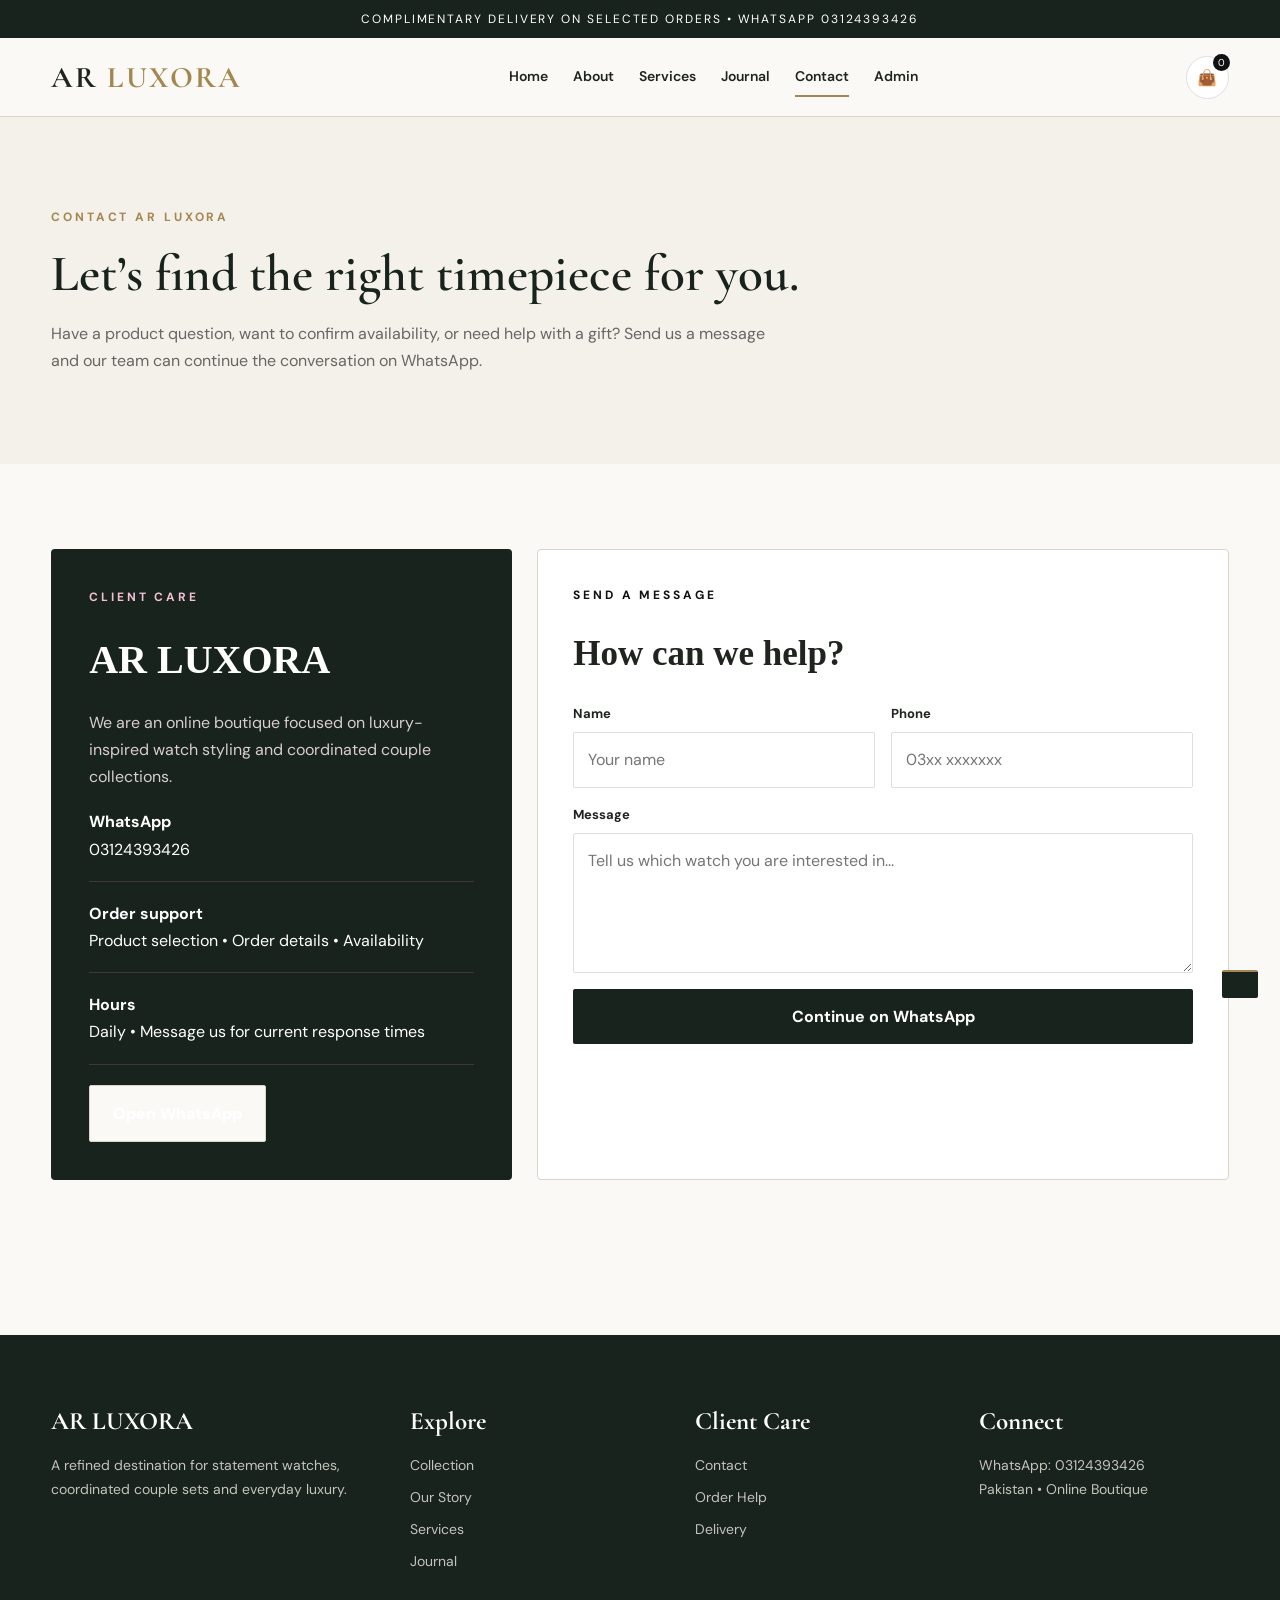
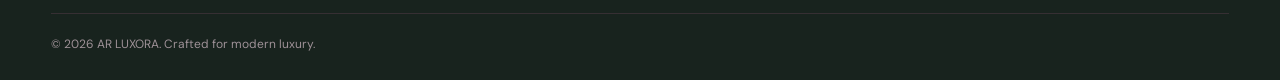
<file: contact.html>
<!DOCTYPE html><html lang="en"><head><meta charset="UTF-8"><meta name="viewport" content="width=device-width,initial-scale=1.0"><meta name="description" content="AR LUXORA luxury watches — premium watches with a baby pink and white aesthetic."><title>Contact | AR LUXORA</title><link rel="stylesheet" href="styles.css"></head><body>
<div class="topbar">COMPLIMENTARY DELIVERY ON SELECTED ORDERS • WHATSAPP 03124393426</div>
<header class="navbar"><div class="container nav-inner">
<a class="logo" href="index.html">AR <span>LUXORA</span></a>
<nav class="nav-links" id="navLinks">
<a class="" href="index.html">Home</a>
<a class="" href="about.html">About</a>
<a class="" href="services.html">Services</a>
<a class="" href="blog.html">Journal</a>
<a class="active" href="contact.html">Contact</a>
<a href="admin.html">Admin</a>
</nav>
<div class="nav-actions"><button class="icon-btn menu-btn" id="menuBtn">☰</button><button class="icon-btn" id="cartBtn">👜<span class="cart-count">0</span></button></div>
</div></header>

<main>
<section class="page-hero"><div class="container"><div class="eyebrow">Contact AR LUXORA</div><h1>Let’s find the right timepiece for you.</h1><p>Have a product question, want to confirm availability, or need help with a gift? Send us a message and our team can continue the conversation on WhatsApp.</p></div></section>
<section class="section"><div class="container contact-grid">
<div class="contact-card"><div class="eyebrow" style="color:#f3bfd4">Client care</div><h2 style="font-family:'Playfair Display';font-size:40px;margin-bottom:15px">AR LUXORA</h2><p>We are an online boutique focused on luxury-inspired watch styling and coordinated couple collections.</p>
<div class="contact-item"><b>WhatsApp</b><br>03124393426</div><div class="contact-item"><b>Order support</b><br>Product selection • Order details • Availability</div><div class="contact-item"><b>Hours</b><br>Daily • Message us for current response times</div>
<a class="btn btn-soft" style="margin-top:20px" href="https://wa.me/923124393426" target="_blank">Open WhatsApp</a></div>
<form class="form" data-contact-form><div class="eyebrow">Send a message</div><h2 style="font-family:'Playfair Display';font-size:35px;margin-bottom:20px">How can we help?</h2>
<div class="form-grid"><div class="field"><label>Name</label><input name="name" required placeholder="Your name"></div><div class="field"><label>Phone</label><input name="phone" placeholder="03xx xxxxxxx"></div><div class="field full"><label>Message</label><textarea name="message" required placeholder="Tell us which watch you are interested in..."></textarea></div><div class="field full"><button class="btn btn-primary" type="submit">Continue on WhatsApp</button></div></div></form>
</div></section>
</main>

<div class="cart-drawer" id="cartDrawer"><div class="cart-backdrop" id="cartBackdrop"></div><aside class="cart-panel">
<div class="cart-head"><div><span class="eyebrow">AR LUXORA</span><h3>Your Bag</h3></div><button class="close" id="cartClose">×</button></div>
<div class="cart-items" id="cartItems"></div><div class="cart-total"><div class="total-line"><span>Total</span><span id="cartTotal">Rs. 0</span></div><button class="btn btn-primary" style="width:100%" onclick="checkoutWhatsApp()">Order via WhatsApp</button></div>
</aside></div>
<div class="modal" id="productModal"><div class="modal-box"><div style="display:flex;justify-content:flex-end"><button class="close" onclick="document.querySelector('#productModal').classList.remove('open')">×</button></div><div class="modal-content"></div></div></div>
<div class="toast"></div>

<footer class="footer"><div class="container footer-grid">
<div><h3>AR LUXORA</h3><p>A refined destination for statement watches, coordinated couple sets and everyday luxury.</p></div>
<div><h3>Explore</h3><div class="footer-links"><a href="index.html">Collection</a><a href="about.html">Our Story</a><a href="services.html">Services</a><a href="blog.html">Journal</a></div></div>
<div><h3>Client Care</h3><div class="footer-links"><a href="contact.html">Contact</a><a href="contact.html">Order Help</a><a href="contact.html">Delivery</a></div></div>
<div><h3>Connect</h3><p>WhatsApp: 03124393426</p><p>Pakistan • Online Boutique</p></div>
</div><div class="container copyright">© 2026 AR LUXORA. Crafted for modern luxury.</div></footer>
<script src="script.js"></script></body></html>
</file>
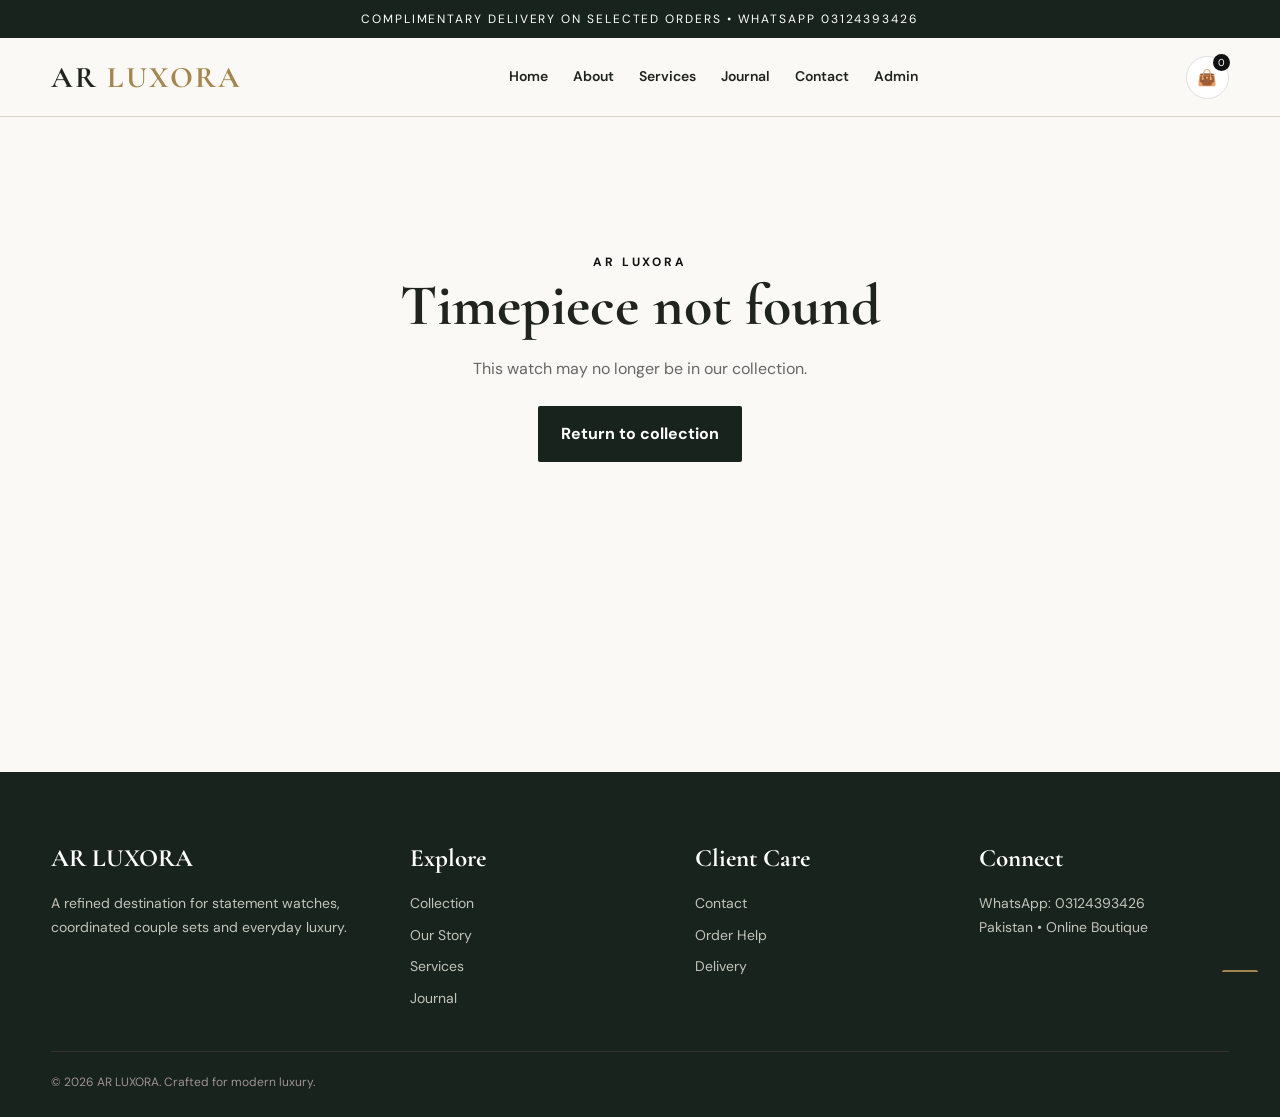
<file: product.html>
<!DOCTYPE html><html lang="en"><head><meta charset="UTF-8"><meta name="viewport" content="width=device-width,initial-scale=1.0"><meta name="description" content="Product details, pricing and ordering for AR LUXORA watches."><title>Watch Details | AR LUXORA</title><link rel="stylesheet" href="styles.css"></head><body>
<div class="topbar">COMPLIMENTARY DELIVERY ON SELECTED ORDERS • WHATSAPP 03124393426</div>
<header class="navbar"><div class="container nav-inner">
<a class="logo" href="index.html">AR <span>LUXORA</span></a>
<nav class="nav-links" id="navLinks">
<a href="index.html">Home</a><a href="about.html">About</a><a href="services.html">Services</a><a href="blog.html">Journal</a><a href="contact.html">Contact</a><a href="admin.html">Admin</a>
</nav>
<div class="nav-actions"><button class="icon-btn menu-btn" id="menuBtn" aria-label="Open navigation">☰</button><button class="icon-btn" id="cartBtn" aria-label="Open shopping bag">👜<span class="cart-count">0</span></button></div>
</div></header>

<main class="product-page"><div class="container" id="productDetail"></div></main>

<div class="cart-drawer" id="cartDrawer"><div class="cart-backdrop" id="cartBackdrop"></div><aside class="cart-panel">
<div class="cart-head"><div><span class="eyebrow">AR LUXORA</span><h3>Your Bag</h3></div><button class="close" id="cartClose" aria-label="Close shopping bag">×</button></div>
<div class="cart-items" id="cartItems"></div><div class="cart-total"><div class="total-line"><span>Total</span><span id="cartTotal">Rs. 0</span></div><button class="btn btn-primary" style="width:100%" onclick="checkoutWhatsApp()">Order via WhatsApp</button></div>
</aside></div>
<div class="toast" role="status"></div>

<footer class="footer"><div class="container footer-grid">
<div><h3>AR LUXORA</h3><p>A refined destination for statement watches, coordinated couple sets and everyday luxury.</p></div>
<div><h3>Explore</h3><div class="footer-links"><a href="index.html#collection">Collection</a><a href="about.html">Our Story</a><a href="services.html">Services</a><a href="blog.html">Journal</a></div></div>
<div><h3>Client Care</h3><div class="footer-links"><a href="contact.html">Contact</a><a href="contact.html">Order Help</a><a href="contact.html">Delivery</a></div></div>
<div><h3>Connect</h3><p>WhatsApp: 03124393426</p><p>Pakistan • Online Boutique</p></div>
</div><div class="container copyright">© 2026 AR LUXORA. Crafted for modern luxury.</div></footer>
<script src="script.js"></script></body></html>
</file>
<file: styles.css>
@import url('https://fonts.googleapis.com/css2?family=Cormorant+Garamond:wght@500;600;700&family=DM+Sans:wght@400;500;600;700&display=swap');

:root{
  --pink:#ededed;
  --pink-2:#f6f6f6;
  --rose:#333;
  --rose-dark:#111;
  --ink:#111;
  --muted:#666;
  --white:#fff;
  --line:#dedede;
  --soft:#fff;
  --shadow:0 20px 60px rgba(0,0,0,.10);
  --radius:6px;
}
*{box-sizing:border-box;margin:0;padding:0}
html{scroll-behavior:smooth}
body{font-family:"DM Sans",sans-serif;color:var(--ink);background:var(--soft);line-height:1.7}
a{text-decoration:none;color:inherit}
img{max-width:100%;display:block}
button,input,textarea,select{font:inherit}
button{cursor:pointer}
.container{width:min(1180px,92%);margin:auto}
.topbar{background:#20191d;color:#fff;text-align:center;font-size:12px;letter-spacing:.12em;padding:9px}
.navbar{position:sticky;top:0;z-index:50;background:rgba(255,249,251,.92);backdrop-filter:blur(16px);border-bottom:1px solid var(--line)}
.nav-inner{min-height:78px;display:flex;align-items:center;justify-content:space-between;gap:22px}
.logo{font-family:"Playfair Display",serif;font-size:27px;font-weight:700;letter-spacing:.04em}
.logo span{color:var(--rose)}
.nav-links{display:flex;gap:25px;align-items:center}
.nav-links a{font-size:14px;font-weight:600;position:relative}
.nav-links a:after{content:"";position:absolute;left:0;bottom:-8px;width:0;height:2px;background:var(--rose);transition:.25s}
.nav-links a:hover:after,.nav-links a.active:after{width:100%}
.nav-actions{display:flex;align-items:center;gap:10px}
.icon-btn{border:1px solid var(--line);background:#fff;width:43px;height:43px;border-radius:50%;display:grid;place-items:center}
.menu-btn{display:none}
.cart-count{position:absolute;margin:-29px 0 0 29px;background:var(--rose);color:#fff;border-radius:50%;font-size:10px;min-width:17px;height:17px;display:grid;place-items:center}
.hero{padding:90px 0 70px;background:radial-gradient(circle at 85% 25%,#f8d9e7 0,transparent 32%),linear-gradient(135deg,#fff 0,#fff5f8 55%,#f7dce8 100%)}
.hero-grid{display:grid;grid-template-columns:1.05fr .95fr;align-items:center;gap:70px}
.eyebrow{font-size:12px;text-transform:uppercase;letter-spacing:.24em;color:var(--rose-dark);font-weight:700;margin-bottom:18px}
.hero h1{font-family:"Playfair Display",serif;font-size:clamp(48px,6vw,78px);line-height:1.04;margin-bottom:24px}
.hero h1 em{color:var(--rose);font-style:normal}
.hero p{color:var(--muted);font-size:17px;max-width:650px;margin-bottom:30px}
.btns{display:flex;gap:13px;flex-wrap:wrap}
.btn{display:inline-flex;align-items:center;justify-content:center;border:0;padding:14px 23px;border-radius:999px;font-weight:700;transition:.25s}
.btn-primary{background:var(--ink);color:#fff;box-shadow:0 12px 30px rgba(33,27,31,.16)}
.btn-primary:hover{transform:translateY(-2px);background:var(--rose-dark)}
.btn-soft{background:#fff;border:1px solid var(--line)}
.btn-soft:hover{border-color:var(--rose);color:var(--rose-dark)}
.hero-card{position:relative;border-radius:32px;overflow:hidden;box-shadow:var(--shadow);background:#fff;padding:12px}
.hero-card img{height:570px;width:100%;object-fit:cover;border-radius:24px}
.floating-note{position:absolute;bottom:30px;left:-25px;background:#fff;padding:16px 18px;border-radius:16px;box-shadow:var(--shadow);font-size:13px}
.section{padding:85px 0}
.section-head{display:flex;align-items:end;justify-content:space-between;gap:25px;margin-bottom:34px}
.section-head h2,.page-hero h1{font-family:"Playfair Display",serif;font-size:clamp(35px,4vw,53px);line-height:1.1}
.section-head p{color:var(--muted);max-width:560px}
.badge{display:inline-flex;background:var(--pink-2);color:var(--rose-dark);border:1px solid #efd3df;padding:7px 11px;border-radius:999px;font-size:11px;font-weight:700;letter-spacing:.08em;text-transform:uppercase}
.products-grid{display:grid;grid-template-columns:repeat(3,1fr);gap:24px}
.product-card{background:#fff;border:1px solid var(--line);border-radius:var(--radius);overflow:hidden;box-shadow:0 10px 35px rgba(64,33,47,.05);transition:.3s}
.product-card:hover{transform:translateY(-5px);box-shadow:var(--shadow)}
.product-img{height:380px;position:relative;overflow:hidden;background:#f8eef2}
.product-img img{width:100%;height:100%;object-fit:cover;transition:.5s}
.product-card:hover .product-img img{transform:scale(1.035)}
.product-tag{position:absolute;top:15px;left:15px;background:#fff;padding:7px 10px;border-radius:999px;font-size:11px;font-weight:700}
.color-tag{position:absolute;top:15px;right:15px;display:inline-flex;align-items:center;gap:7px;padding:7px 9px;background:#fff;font-size:10px;font-weight:700}
.color-tag i{width:10px;height:10px;border:1px solid rgba(0,0,0,.15);border-radius:50%;background:var(--swatch)}
.tone-charcoal{--swatch:#393b38}
.tone-silver{--swatch:#aeb4b4}
.tone-emerald{--swatch:#16745d}
.tone-pearl{--swatch:#e9e0cc}
.tone-champagne{--swatch:#c5a35d}
.tone-rose{--swatch:#bd827d}
.tone-forest{--swatch:#315442}
.tone-navy{--swatch:#202e4a}
.tone-blue{--swatch:#276bb2}
.tone-red{--swatch:#a8323e}
.tone-brown{--swatch:#765139}
.tone-white{--swatch:#fff}
.tone-purple{--swatch:#745184}
.tone-copper{--swatch:#ad6847}
.product-body{padding:20px}
.product-body h3{font-family:"Playfair Display",serif;font-size:23px;margin:8px 0}
.product-body p{font-size:13px;color:var(--muted);min-height:43px}
.price-row{display:flex;justify-content:space-between;align-items:center;margin-top:18px}
.price{font-weight:800;font-size:20px}
.old-price{color:#aaa;text-decoration:line-through;font-size:13px;margin-left:7px}
.add-btn{background:var(--ink);color:#fff;border:0;border-radius:12px;padding:11px 14px;font-weight:700}
.add-btn:hover{background:var(--rose-dark)}
.features{display:grid;grid-template-columns:repeat(4,1fr);gap:16px}
.feature{background:#fff;border:1px solid var(--line);padding:24px;border-radius:18px}
.feature b{display:block;margin:9px 0 4px}
.feature span{font-size:13px;color:var(--muted)}
.quote{background:var(--ink);color:#fff;border-radius:30px;padding:60px;position:relative;overflow:hidden}
.quote:before{content:"“";font-family:"Playfair Display";font-size:170px;line-height:.5;position:absolute;right:45px;top:80px;color:#5d4852}
.quote p{font-family:"Playfair Display";font-size:31px;max-width:800px;line-height:1.35;position:relative}
.quote small{display:block;margin-top:22px;color:#d9cbd1}
.page-hero{padding:90px 0;background:linear-gradient(135deg,#fff,#fff0f6)}
.page-hero p{max-width:720px;color:var(--muted);margin-top:18px}
.split{display:grid;grid-template-columns:1fr 1fr;gap:50px;align-items:center}
.panel{background:#fff;border:1px solid var(--line);border-radius:28px;padding:35px;box-shadow:0 12px 40px rgba(64,33,47,.05)}
.panel h2{font-family:"Playfair Display",serif;font-size:35px;margin-bottom:15px}
.panel p{color:var(--muted);margin-bottom:15px}
.story-img{border-radius:28px;width:100%;height:550px;object-fit:cover}
.check-list{list-style:none;display:grid;gap:12px;margin:22px 0}
.check-list li:before{content:"✓";display:inline-grid;place-items:center;background:var(--pink);color:var(--rose-dark);width:25px;height:25px;border-radius:50%;margin-right:10px;font-weight:800}
.service-grid{display:grid;grid-template-columns:repeat(3,1fr);gap:20px}
.service-card{background:#fff;padding:30px;border:1px solid var(--line);border-radius:22px}
.service-icon{font-size:29px}
.service-card h3{font-family:"Playfair Display";font-size:25px;margin:15px 0 8px}
.service-card p{font-size:14px;color:var(--muted)}
.blog-grid{display:grid;grid-template-columns:repeat(3,1fr);gap:24px}
.blog-card{background:#fff;border:1px solid var(--line);border-radius:22px;overflow:hidden}
.blog-card img{height:260px;width:100%;object-fit:cover}
.blog-body{padding:24px}
.blog-body small{color:var(--rose-dark);font-weight:700}
.blog-body h3{font-family:"Playfair Display";font-size:25px;margin:10px 0}
.blog-body p{font-size:14px;color:var(--muted)}
.contact-grid{display:grid;grid-template-columns:.8fr 1.2fr;gap:25px}
.contact-card{background:#211b1f;color:#fff;border-radius:28px;padding:38px}
.contact-card p{color:#d8cdd1}
.contact-item{padding:18px 0;border-bottom:1px solid #40373b}
.contact-item:last-child{border-bottom:0}
.form{background:#fff;border:1px solid var(--line);padding:35px;border-radius:28px}
.form-grid{display:grid;grid-template-columns:1fr 1fr;gap:16px}
.field{display:grid;gap:7px}
.field.full{grid-column:1/-1}
.field label{font-size:13px;font-weight:700}
.field input,.field textarea,.field select{border:1px solid var(--line);border-radius:12px;padding:13px 14px;background:#fff;outline:0}
.field input:focus,.field textarea:focus,.field select:focus{border-color:var(--rose)}
.field textarea{min-height:140px;resize:vertical}
.footer{background:#171316;color:#fff;margin-top:70px;padding:65px 0 25px}
.footer-grid{display:grid;grid-template-columns:1.3fr 1fr 1fr 1fr;gap:35px}
.footer h3{font-family:"Playfair Display";font-size:25px;margin-bottom:12px}
.footer p,.footer a{color:#bdb0b6;font-size:14px}
.footer-links{display:grid;gap:8px}
.copyright{border-top:1px solid #362f33;margin-top:40px;padding-top:20px;color:#9e9197;font-size:12px}
.toolbar{display:flex;gap:12px;flex-wrap:wrap;margin-bottom:30px}
.search{flex:1;min-width:220px;padding:14px 17px;border:1px solid var(--line);border-radius:999px;background:#fff}
.filter{padding:13px 16px;border:1px solid var(--line);border-radius:999px;background:#fff}
.cart-drawer{position:fixed;inset:0;z-index:100;display:none}
.cart-drawer.open{display:block}
.cart-backdrop{position:absolute;inset:0;background:rgba(20,14,17,.48)}
.cart-panel{position:absolute;right:0;top:0;height:100%;width:min(430px,92vw);background:#fff;padding:28px;display:flex;flex-direction:column;box-shadow:-20px 0 50px rgba(0,0,0,.15)}
.cart-head{display:flex;justify-content:space-between;align-items:center;border-bottom:1px solid var(--line);padding-bottom:18px}
.cart-items{overflow:auto;flex:1;padding:15px 0}
.cart-item{display:grid;grid-template-columns:70px 1fr auto;gap:12px;padding:14px 0;border-bottom:1px solid var(--line)}
.cart-item img{width:70px;height:80px;object-fit:cover;border-radius:10px}
.cart-item h4{font-size:14px}
.cart-item p{font-size:12px;color:var(--muted)}
.cart-total{border-top:1px solid var(--line);padding-top:18px}
.total-line{display:flex;justify-content:space-between;font-weight:800;font-size:19px;margin-bottom:15px}
.empty{padding:45px 10px;text-align:center;color:var(--muted)}
.modal{position:fixed;inset:0;display:none;z-index:120;background:rgba(20,14,17,.55);align-items:center;justify-content:center;padding:20px}
.modal.open{display:flex}
.modal-box{background:#fff;border-radius:25px;max-width:620px;width:100%;padding:30px;max-height:90vh;overflow:auto}
.close{border:0;background:#f8eef2;width:38px;height:38px;border-radius:50%}
.admin-body{background:#f7f1f4}
.admin-shell{display:grid;grid-template-columns:250px 1fr;min-height:100vh}
.sidebar{background:#211b1f;color:#fff;padding:28px 18px;position:sticky;top:0;height:100vh}
.sidebar .logo{padding:10px}
.side-nav{display:grid;gap:8px;margin-top:30px}
.side-nav a{padding:12px 14px;border-radius:10px;color:#cfc2c8}
.side-nav a.active,.side-nav a:hover{background:#3a2c33;color:#fff}
.admin-main{padding:35px}
.stat-grid{display:grid;grid-template-columns:repeat(4,1fr);gap:16px;margin:25px 0}
.stat{background:#fff;padding:22px;border:1px solid var(--line);border-radius:18px}
.stat span{color:var(--muted);font-size:12px}
.stat strong{display:block;font-size:28px;margin-top:8px}
.admin-table{width:100%;border-collapse:collapse;background:#fff;border:1px solid var(--line);border-radius:18px;overflow:hidden}
.admin-table th,.admin-table td{padding:14px;text-align:left;border-bottom:1px solid var(--line);font-size:13px}
.admin-table th{background:#fff4f8}
.notice{padding:14px;border-radius:12px;background:#fff4d8;margin-bottom:18px;font-size:13px}
.toast{position:fixed;right:22px;bottom:22px;background:#211b1f;color:#fff;padding:13px 18px;border-radius:12px;z-index:200;transform:translateY(120px);transition:.3s}
.toast.show{transform:translateY(0)}
.topbar{background:#111;color:#fff}
.navbar{background:rgba(255,255,255,.96);border-color:#e5e5e5}
.logo span{color:#777}
.nav-links a:after{background:#111}
.hero{background:#f4f4f2;color:#111;position:relative;overflow:hidden}
.hero:after{content:"";position:absolute;inset:0 0 0 57%;background:#111;z-index:0;pointer-events:none}
.hero-grid{position:relative;z-index:1}
.hero .eyebrow,.page-hero .eyebrow{color:#555}
.hero h1 em{color:#777}
.hero p{color:#555}
.hero .btn-soft{border-color:#ccc}
.hero-card{border-radius:4px;background:#fff;padding:8px;box-shadow:0 24px 65px rgba(0,0,0,.18)}
.hero-card img{border-radius:2px}
.floating-note{border-radius:2px;box-shadow:0 12px 30px rgba(0,0,0,.15)}
.collection-links{display:flex;gap:22px;margin-top:30px}
.collection-links a{font-size:12px;font-weight:700;letter-spacing:.12em;text-transform:uppercase;border-bottom:1px solid #888;padding-bottom:4px}
.features{background:#f6f6f6;padding:18px;gap:1px}
.feature{border:0;border-radius:0;padding:20px;background:#fff}
.section-head h2,.page-hero h1,.category-heading h2{letter-spacing:0}
.section-head .eyebrow,.category-heading .eyebrow{color:#666}
.toolbar{border-top:1px solid #ddd;border-bottom:1px solid #ddd;padding:16px 0}
.search,.filter{border-radius:2px;border-color:#ccc}
.watch-category{padding:48px 0;border-top:1px solid #d8d8d8;scroll-margin-top:94px}
.category-heading{display:flex;justify-content:space-between;align-items:end;gap:20px;margin-bottom:24px}
.category-heading h2{font-family:"Playfair Display",serif;font-size:36px;line-height:1.1}
.category-heading>span{font-size:12px;color:#666;text-transform:uppercase;letter-spacing:.12em}
.category-empty{grid-column:1/-1;border:1px solid #ddd;padding:26px;color:#666;background:#fafafa;font-size:14px}
.product-card,.panel,.service-card,.blog-card,.contact-card,.form,.stat,.admin-table,.modal-box{border-radius:4px;box-shadow:none}
.product-card{border-color:#dedede}
.product-card:hover{box-shadow:0 16px 36px rgba(0,0,0,.10)}
.product-img{background:#eee}
.product-img.image-missing{display:grid;place-items:center;background:linear-gradient(145deg,#f4f4f4,#dedede)}
.product-img.image-missing:after{content:"AR LUXORA";font-family:"Playfair Display",serif;font-size:20px;letter-spacing:.12em;color:#666}
.product-tag,.color-tag,.badge{border-radius:2px}
.badge{background:#f2f2f2;border-color:#ddd;color:#333}
.add-btn,.btn-primary{background:#111;border-radius:2px;box-shadow:none}
.add-btn:hover,.btn-primary:hover{background:#444}
.btn,.btn-soft{border-radius:2px}
.btn-soft{border-color:#ccc;background:#fff}
.quote{border-radius:4px;background:#111}
.page-hero{background:#f2f2f2}
.panel,.form,.service-card,.blog-card,.stat{border-color:#ddd}
.check-list li:before{background:#eee;color:#111;border-radius:2px}
.contact-card{background:#111}
.field input,.field textarea,.field select{border-radius:2px}
.field input:focus,.field textarea:focus,.field select:focus{border-color:#111}
.footer{background:#111}
.sidebar{background:#111}
.side-nav a.active,.side-nav a:hover{background:#333}
.admin-body{background:#f4f4f4}
.admin-table th{background:#f2f2f2}
.notice{background:#f1f1f1;border:1px solid #ddd;border-radius:2px}
.admin-image-preview{width:min(100%,220px);height:180px;object-fit:cover;border:1px solid #ddd;background:#f4f4f4}
.field small{color:#666;font-size:12px}
.cart-count{background:#111}
.close{border-radius:2px;background:#eee}
.toast{background:#111;border-radius:2px}
.watch-category[hidden]{display:none}
.product-details-link{display:block;color:inherit}
.product-details-link:hover h3{text-decoration:underline;text-underline-offset:4px}
.card-price{display:flex;align-items:baseline;gap:8px;margin-top:16px}
.product-action{display:grid;grid-template-columns:1fr 1fr;gap:9px;padding:0 20px 20px}
.product-action .detail-btn{grid-column:1/-1}
.product-action .add-btn,.product-action .buy-btn,.detail-btn{display:flex;align-items:center;justify-content:center;min-height:42px;width:100%;padding:10px 12px;font-size:13px;font-weight:700;text-align:center}
.buy-btn{border:1px solid #111;background:#111;color:#fff;font-weight:700;cursor:pointer}
.buy-btn:hover{background:#77613a;border-color:#77613a}
.detail-btn{border:1px solid #ccc;background:#fff;color:#111}
.detail-btn:hover{background:#f2f2f2}
.product-page{min-height:65vh;padding:30px 0 80px}
.detail-back{display:inline-block;margin:10px 0 24px;color:#555;font-size:13px;font-weight:700}
.detail-back:hover{color:#111}
.detail-layout{display:grid;grid-template-columns:minmax(0,1fr) minmax(0,.85fr);gap:70px;align-items:start}
.detail-image{height:min(68vw,680px);min-height:400px;background:#eee;overflow:hidden}
.detail-image img{width:100%;height:100%;object-fit:cover}
.detail-copy{padding:30px 0}
.detail-copy .eyebrow{color:#666;margin-bottom:10px}
.detail-copy h1,.product-not-found h1{font-family:"Playfair Display",serif;font-size:clamp(38px,5vw,58px);line-height:1.08;margin-bottom:18px}
.detail-price{display:flex;align-items:baseline;gap:12px;border-top:1px solid #ddd;border-bottom:1px solid #ddd;padding:20px 0;margin:24px 0}
.detail-price .price{font-size:28px}
.detail-description{font-size:16px;color:#555;line-height:1.8;margin:0 0 26px}
.detail-facts{border-top:1px solid #ddd;margin-bottom:28px}
.detail-facts>div{display:grid;grid-template-columns:130px 1fr;gap:15px;padding:12px 0;border-bottom:1px solid #ddd;font-size:13px}
.detail-facts dt{color:#666}
.detail-facts dd{font-weight:700}
.detail-add{min-width:190px}
.product-not-found{padding:100px 0;text-align:center}
.product-not-found p{color:#666;margin:0 0 24px}
@media(max-width:900px){
  .nav-links{display:none;position:absolute;left:0;right:0;top:78px;background:#fff;padding:18px 5%;border-bottom:1px solid var(--line);flex-direction:column;align-items:flex-start}
  .nav-links.open{display:flex}.menu-btn{display:grid}.hero-grid,.split,.contact-grid{grid-template-columns:1fr}.products-grid,.blog-grid,.service-grid{grid-template-columns:repeat(2,1fr)}.features{grid-template-columns:repeat(2,1fr)}.hero-card img{height:470px}.footer-grid{grid-template-columns:repeat(2,1fr)}.admin-shell{grid-template-columns:1fr}.sidebar{position:relative;height:auto}.side-nav{grid-template-columns:repeat(3,1fr)}
}
@media(max-width:600px){
  .hero{padding:55px 0}.section{padding:60px 0}.products-grid,.blog-grid,.service-grid,.features,.form-grid,.footer-grid,.stat-grid{grid-template-columns:1fr}.product-img{height:430px}.quote{padding:35px 25px}.quote p{font-size:23px}.section-head{display:block}.section-head p{margin-top:12px}.nav-inner{min-height:68px}.nav-links{top:68px}.hero-card img{height:420px}.floating-note{left:12px}.admin-main{padding:20px}.side-nav{grid-template-columns:1fr 1fr}
}
@media(max-width:700px){
  .hero:after{inset:58% 0 0}
  .category-heading{align-items:flex-start;flex-direction:column}
  .watch-category{padding:35px 0}
  .detail-layout{grid-template-columns:1fr;gap:18px}
  .detail-image{height:110vw;min-height:300px;max-height:560px}
  .detail-copy{padding:12px 0}
}

:root{
  --luxury-ink:#18231e;
  --luxury-gold:#a48750;
  --luxury-ivory:#f3f1e9;
  --luxury-line:#d9d5c9;
}
body{background:#faf9f5;color:#20241f}
.topbar{background:var(--luxury-ink);letter-spacing:.16em}
.navbar{background:rgba(250,249,245,.97);border-color:var(--luxury-line)}
.logo,.hero h1,.section-head h2,.page-hero h1,.category-heading h2,.product-body h3,.panel h2,.quote p,.footer h3,.service-card h3,.blog-body h3,.detail-copy h1,.product-not-found h1{font-family:"Cormorant Garamond",serif}
.logo{font-size:30px;letter-spacing:.08em}
.logo span,.hero h1 em{color:var(--luxury-gold)}
.nav-links a:after{background:var(--luxury-gold)}
.hero{background:var(--luxury-ivory);color:var(--luxury-ink)}
.hero:after{background:var(--luxury-ink)}
.hero .eyebrow,.page-hero .eyebrow{color:var(--luxury-gold)}
.hero h1{font-size:76px;font-weight:600}
.hero p,.section-head p{color:#62665f}
.hero-card{border:1px solid var(--luxury-gold);background:var(--luxury-ink);box-shadow:0 28px 70px rgba(24,35,30,.22)}
.floating-note{border-left:3px solid var(--luxury-gold);background:#faf9f5;color:var(--luxury-ink)}
.collection-links a{border-color:var(--luxury-gold)}
.btn-primary,.add-btn{background:var(--luxury-ink);color:#fff}
.btn-primary:hover,.add-btn:hover{background:var(--luxury-gold);color:#171b17}
.btn-soft{border-color:var(--luxury-line);background:#faf9f5}
.btn-soft:hover,.detail-btn:hover{border-color:var(--luxury-gold);color:var(--luxury-ink);background:#f3f0e7}
.section-head h2,.page-hero h1,.category-heading h2{color:var(--luxury-ink);font-weight:600}
.section-head .eyebrow,.category-heading .eyebrow{color:var(--luxury-gold)}
.features{background:#e9e6dc}
.feature{background:#faf9f5;border-bottom:2px solid var(--luxury-gold)}
.feature>b{color:var(--luxury-ink)}
.watch-category{border-color:var(--luxury-line)}
.category-heading>span{color:#777363}
.toolbar{border-color:var(--luxury-line)}
.search,.filter{background:#fff;border-color:var(--luxury-line)}
.search:focus,.filter:focus{outline:1px solid var(--luxury-gold);border-color:var(--luxury-gold)}
.product-card{background:#fff;border-color:var(--luxury-line);box-shadow:0 12px 32px rgba(24,35,30,.06)}
.product-card:hover{box-shadow:0 18px 42px rgba(24,35,30,.14)}
.product-img{background:#eeece4}
.product-body h3{font-size:27px;font-weight:600}
.product-tag,.badge{background:#f2efe6;border-color:#dfd5bd;color:#77613a}
.category-empty{background:#f5f3ed;border-color:var(--luxury-line);color:#62665f}
.quote{background:var(--luxury-ink);border-top:3px solid var(--luxury-gold)}
.quote:before{color:rgba(164,135,80,.28)}
.page-hero{background:var(--luxury-ivory)}
.panel,.service-card,.blog-card,.form,.stat{background:#fff;border-color:var(--luxury-line)}
.check-list li:before{background:#f2efe6;color:var(--luxury-gold)}
.contact-card,.footer,.sidebar{background:var(--luxury-ink)}
.footer p,.footer a{color:#c5c4bb}
.footer a:hover{color:#d1b77f}
.side-nav a.active,.side-nav a:hover{background:#2b3b32}
.admin-body{background:#f3f1e9}
.admin-table th{background:#eeece4}
.cart-panel,.modal-box{background:#faf9f5}
.cart-head,.cart-total{border-color:var(--luxury-line)}
.close{background:#eeece4;color:var(--luxury-ink)}
.toast{background:var(--luxury-ink);border-top:2px solid var(--luxury-gold)}
.detail-image{background:#eeece4}
.detail-price,.detail-facts,.detail-facts>div{border-color:var(--luxury-line)}
@media(max-width:700px){.hero h1{font-size:58px}}
@media(max-width:420px){.hero h1{font-size:50px}}
</file>
